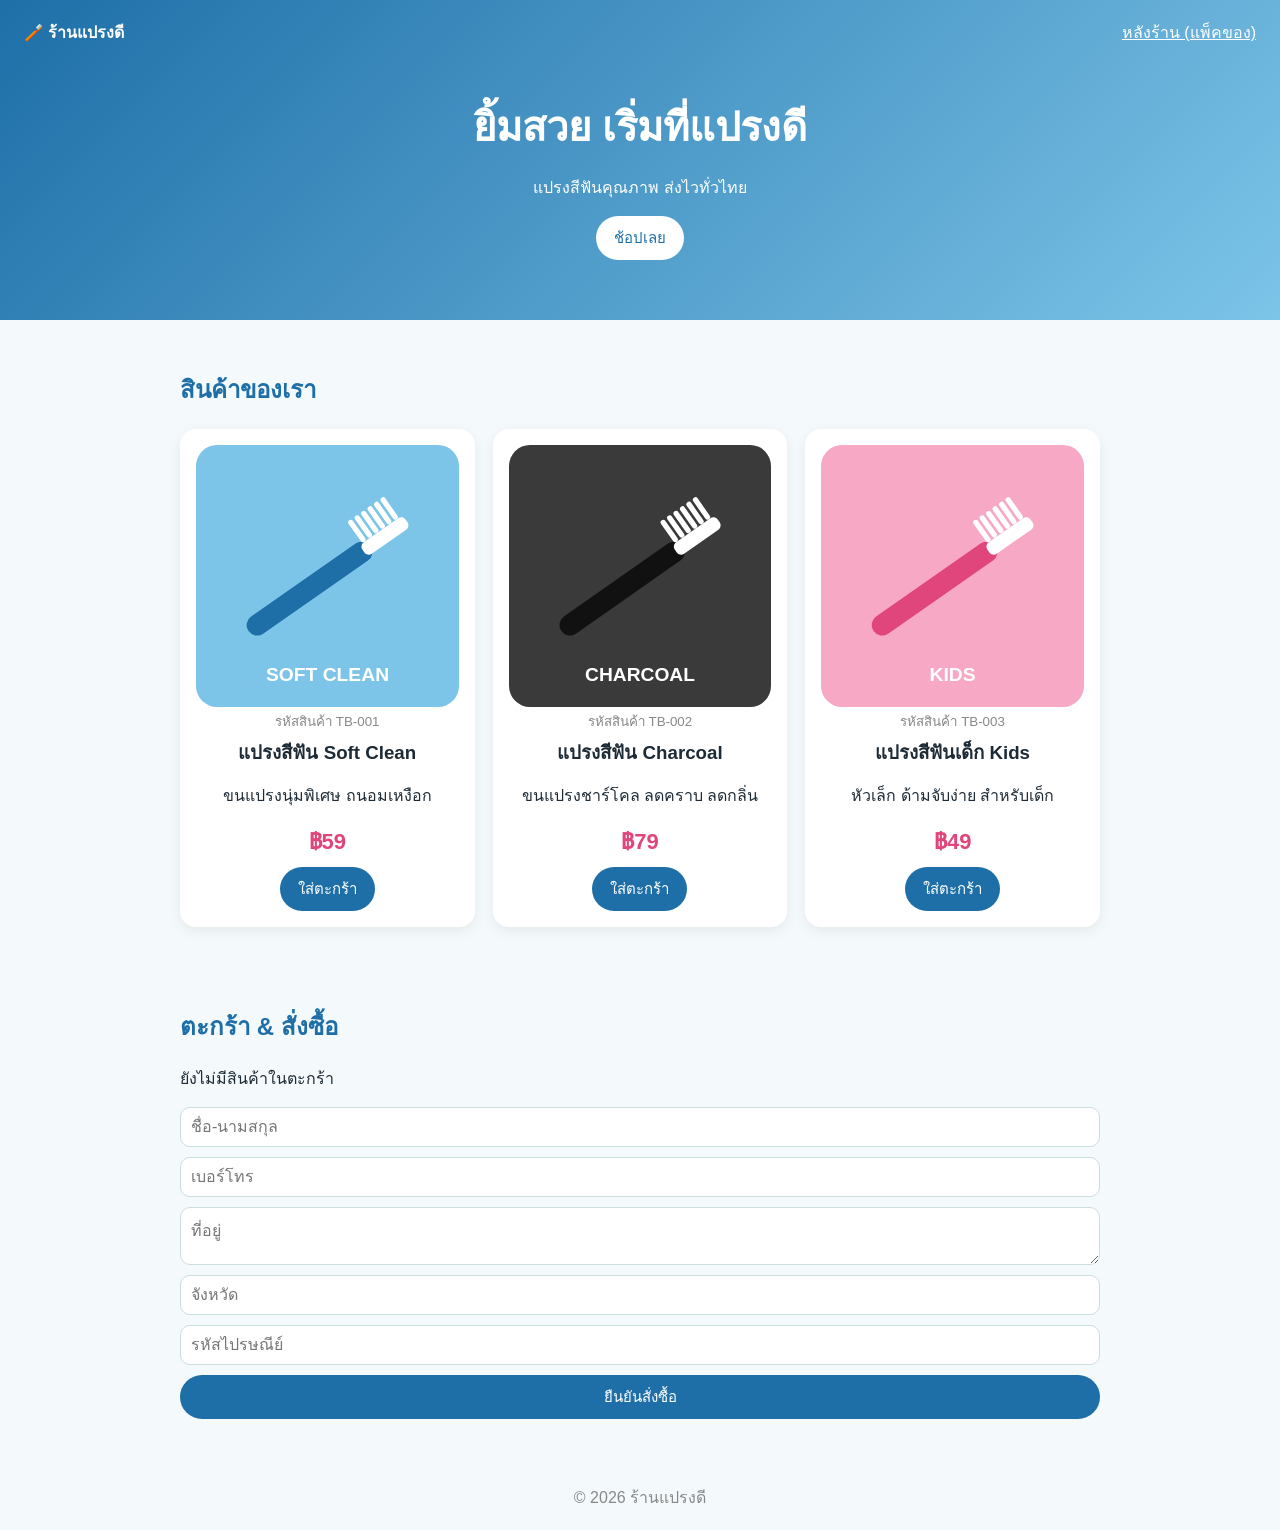
<file: index.html>
<!DOCTYPE html>
<html lang="th">
<head>
<meta charset="UTF-8"><meta name="viewport" content="width=device-width,initial-scale=1">
<title>ร้านแปรงดี — แปรงสีฟันคุณภาพ</title>
<link rel="stylesheet" href="style.css">
</head>
<body>
<header class="hero">
  <nav><b>🪥 ร้านแปรงดี</b><a href="admin.html">หลังร้าน (แพ็คของ)</a></nav>
  <h1>ยิ้มสวย เริ่มที่แปรงดี</h1>
  <p>แปรงสีฟันคุณภาพ ส่งไวทั่วไทย</p>
  <a href="#shop" class="btn">ช้อปเลย</a>
</header>

<section id="shop">
  <h2>สินค้าของเรา</h2>
  <div id="products" class="grid">กำลังโหลด...</div>
</section>

<section id="checkout">
  <h2>ตะกร้า & สั่งซื้อ</h2>
  <div id="cart"></div>
  <form id="orderForm">
    <input name="name" placeholder="ชื่อ-นามสกุล" required>
    <input name="phone" placeholder="เบอร์โทร" required pattern="[0-9]{9,10}">
    <textarea name="address" placeholder="ที่อยู่" required></textarea>
    <input name="province" placeholder="จังหวัด" required>
    <input name="zip" placeholder="รหัสไปรษณีย์" required pattern="[0-9]{5}">
    <button class="btn" type="submit">ยืนยันสั่งซื้อ</button>
  </form>
  <p id="msg"></p>
</section>

<footer>© 2026 ร้านแปรงดี</footer>

<script src="config.js"></script>
<script>
let products = [], cart = {};
const baht = n => "฿" + Number(n).toLocaleString();

async function init() {
  products = await loadProducts();
  document.getElementById("products").innerHTML = products.map(p => `
    <div class="card">
      <img src="${p.image}" alt="${p.name}">
      <small>รหัสสินค้า ${p.sku}</small>
      <h3>${p.name}</h3>
      <p>${p.desc || ""}</p>
      <b>${baht(p.price)}</b>
      <button class="btn" onclick="add('${p.sku}')">ใส่ตะกร้า</button>
    </div>`).join("");
  renderCart();
}
function add(sku) { cart[sku] = (cart[sku] || 0) + 1; renderCart(); }
function sub(sku) { cart[sku]--; if (cart[sku] <= 0) delete cart[sku]; renderCart(); }
function items() {
  return Object.entries(cart).map(([sku, qty]) => {
    const p = products.find(x => x.sku === sku);
    return { sku, name: p.name, price: Number(p.price), qty };
  });
}
function renderCart() {
  const it = items();
  const total = it.reduce((s, i) => s + i.price * i.qty, 0);
  document.getElementById("cart").innerHTML = it.length
    ? it.map(i => `<div class="row">${i.name} <span><button onclick="sub('${i.sku}')">−</button> ${i.qty} <button onclick="add('${i.sku}')">+</button> ${baht(i.price * i.qty)}</span></div>`).join("")
      + `<div class="row total">รวม <span>${baht(total)}</span></div>`
    : "<p>ยังไม่มีสินค้าในตะกร้า</p>";
}
document.getElementById("orderForm").onsubmit = async e => {
  e.preventDefault();
  const msg = document.getElementById("msg");
  if (!items().length) return msg.textContent = "กรุณาเลือกสินค้าก่อน";
  const f = Object.fromEntries(new FormData(e.target));
  msg.textContent = "กำลังบันทึก...";
  try {
    const res = await api({ action: "order", ...f, items: items() });
    msg.textContent = "✅ สั่งซื้อสำเร็จ เลขออเดอร์: " + res.orderId;
    cart = {}; renderCart(); e.target.reset();
  } catch (err) { msg.textContent = "❌ บันทึกไม่สำเร็จ (ตรวจ SCRIPT_URL ใน config.js)"; }
};
init();
</script>
</body>
</html>
</file>
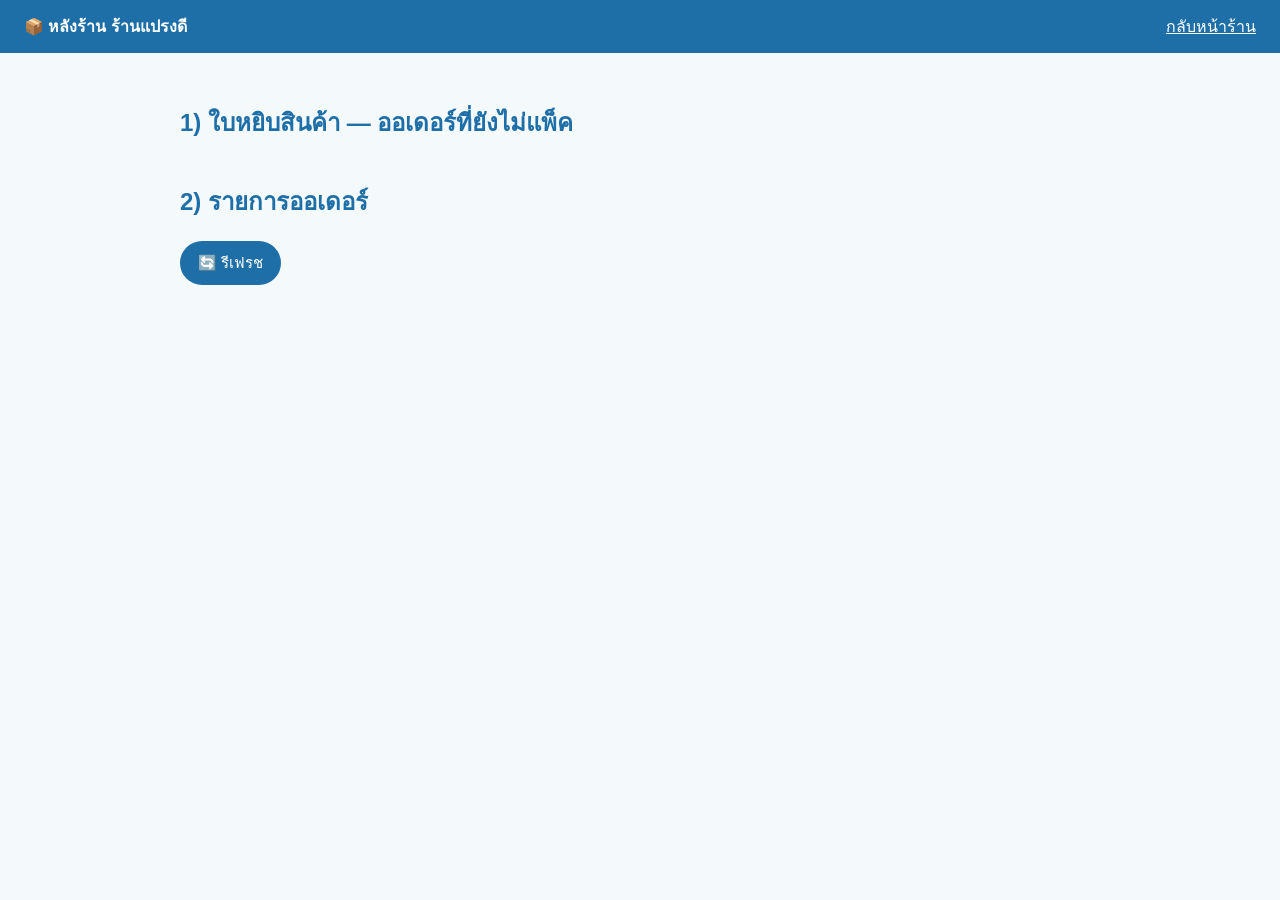
<file: admin.html>
<!DOCTYPE html>
<html lang="th">
<head>
<meta charset="UTF-8"><meta name="viewport" content="width=device-width,initial-scale=1">
<title>หลังร้าน — หยิบ แพ็ค จ่าหน้า</title>
<link rel="stylesheet" href="style.css">
</head>
<body>
<header class="bar no-print"><b>📦 หลังร้าน ร้านแปรงดี</b><a href="index.html">กลับหน้าร้าน</a></header>

<section class="no-print">
  <h2>1) ใบหยิบสินค้า — ออเดอร์ที่ยังไม่แพ็ค</h2>
  <table id="pick"></table>
  <h2>2) รายการออเดอร์</h2>
  <button class="btn" onclick="load()">🔄 รีเฟรช</button>
  <table id="orders"></table>
</section>

<div id="label" class="label"></div>

<script src="config.js"></script>
<script>
const SENDER = { name: "ร้านแปรงดี", addr: "มหาวิทยาลัยศรีปทุม 2410/2 ถ.พหลโยธิน จตุจักร กรุงเทพฯ 10900", phone: "02-000-0000" };
let orders = [];

async function load() {
  if (!SCRIPT_URL.startsWith("http")) { document.getElementById("orders").innerHTML = "<tr><td>ยังไม่ได้ใส่ SCRIPT_URL ใน config.js</td></tr>"; return; }
  orders = await (await fetch(SCRIPT_URL + "?action=orders")).json();
  render();
}
function render() {
  // Pick list: รวมจำนวนต่อ SKU จากออเดอร์ที่ยังไม่แพ็ค
  const pick = {};
  orders.filter(o => o.status !== "แพ็คแล้ว").forEach(o =>
    o.items.forEach(i => { pick[i.sku] = pick[i.sku] || { name: i.name, qty: 0 }; pick[i.sku].qty += i.qty; }));
  document.getElementById("pick").innerHTML = "<tr><th>รหัสสินค้า</th><th>สินค้า</th><th>จำนวนที่ต้องหยิบ</th></tr>" +
    (Object.entries(pick).map(([s, p]) => `<tr><td>${s}</td><td>${p.name}</td><td><b>${p.qty}</b></td></tr>`).join("") || "<tr><td colspan=3>ไม่มีของค้างแพ็ค 🎉</td></tr>");

  document.getElementById("orders").innerHTML = "<tr><th>เลขออเดอร์</th><th>ลูกค้า</th><th>สินค้า</th><th>ยอด</th><th>สถานะ</th><th></th></tr>" +
    orders.map((o, i) => `<tr>
      <td>${o.orderId}</td><td>${o.name}<br><small>${o.phone}</small></td>
      <td>${o.items.map(x => `${x.sku} × ${x.qty}`).join("<br>")}</td>
      <td>฿${o.total}</td>
      <td><span class="tag ${o.status === "แพ็คแล้ว" ? "done" : ""}">${o.status}</span></td>
      <td><button onclick="pack(${i})">✅ ตรวจแพ็ค</button> <button onclick="printLabel(${i})">🖨️ ใบจ่าหน้า</button></td>
    </tr>`).join("");
}
async function pack(i) {
  const o = orders[i];
  const list = o.items.map(x => `☐ ${x.sku} ${x.name} × ${x.qty}`).join("\n");
  if (!confirm(`ตรวจสินค้าก่อนแพ็ค ${o.orderId}\n\n${list}\n\nหยิบครบถูกต้องแล้ว?`)) return;
  await api({ action: "status", orderId: o.orderId, status: "แพ็คแล้ว" });
  o.status = "แพ็คแล้ว"; render(); printLabel(i);
}
function printLabel(i) {
  const o = orders[i];
  document.getElementById("label").innerHTML = `
    <div class="lb-head"><b>ใบจ่าหน้าพัสดุ</b><span>${o.orderId}</span></div>
    <div class="lb-box"><small>ผู้ส่ง</small><br>${SENDER.name}<br>${SENDER.addr}<br>โทร ${SENDER.phone}</div>
    <div class="lb-box big"><small>ผู้รับ</small><br><b>${o.name}</b><br>${o.address}<br>จ.${o.province} <b class="zip">${o.zip}</b><br>โทร ${o.phone}</div>
    <div class="lb-box"><small>รายการในกล่อง</small><br>${o.items.map(x => `${x.sku} ${x.name} × ${x.qty}`).join("<br>")}</div>
    <div class="barcode">${o.orderId}</div>`;
  window.print();
}
load();
</script>
</body>
</html>
</file>
<file: style.css>
*{box-sizing:border-box}body{margin:0;font-family:"Sarabun","Prompt",sans-serif;background:#f4f9fc;color:#1d2b36}
a{color:inherit}.btn{background:#1e6fa8;color:#fff;border:0;padding:10px 18px;border-radius:999px;cursor:pointer;text-decoration:none;display:inline-block;font-size:15px}
.hero{background:linear-gradient(135deg,#1e6fa8,#7cc4e8);color:#fff;padding:20px 24px 60px;text-align:center}
.hero nav,.bar{display:flex;justify-content:space-between;align-items:center}.hero h1{font-size:40px;margin:50px 0 8px}.hero .btn{background:#fff;color:#1e6fa8}
.bar{background:#1e6fa8;color:#fff;padding:14px 24px}
section{max-width:960px;margin:auto;padding:30px 20px}h2{color:#1e6fa8}
.grid{display:grid;grid-template-columns:repeat(auto-fit,minmax(220px,1fr));gap:18px}
.card{background:#fff;border-radius:16px;padding:16px;box-shadow:0 4px 14px #0001;text-align:center}.card img{width:100%;border-radius:12px}
.card small{color:#888}.card h3{margin:6px 0}.card b{display:block;font-size:22px;margin:8px 0;color:#e0457b}
.row{display:flex;justify-content:space-between;background:#fff;padding:10px 14px;border-radius:10px;margin-bottom:6px}.total{font-weight:700}
form{display:grid;gap:10px;margin-top:16px}input,textarea{padding:10px;border:1px solid #cdd;border-radius:10px;font:inherit}
table{width:100%;border-collapse:collapse;background:#fff;margin:10px 0}th,td{border:1px solid #dde;padding:8px;text-align:left;vertical-align:top}th{background:#e8f3fa}
.tag{padding:2px 10px;border-radius:999px;background:#ffe8a3}.tag.done{background:#bdf0c9}
footer{text-align:center;padding:20px;color:#888}
.label{display:none}
@media print{
  .no-print{display:none!important}body{background:#fff}
  .label{display:block;width:100mm;border:2px solid #000;padding:4mm;font-size:12px}
  .lb-head{display:flex;justify-content:space-between;border-bottom:2px solid #000;padding-bottom:2mm;font-size:14px}
  .lb-box{border-bottom:1px dashed #000;padding:2mm 0}.lb-box.big{font-size:15px}.zip{font-size:22px;letter-spacing:3px}
  .barcode{font-family:monospace;font-size:20px;text-align:center;padding-top:3mm;letter-spacing:4px}
}
</file>
